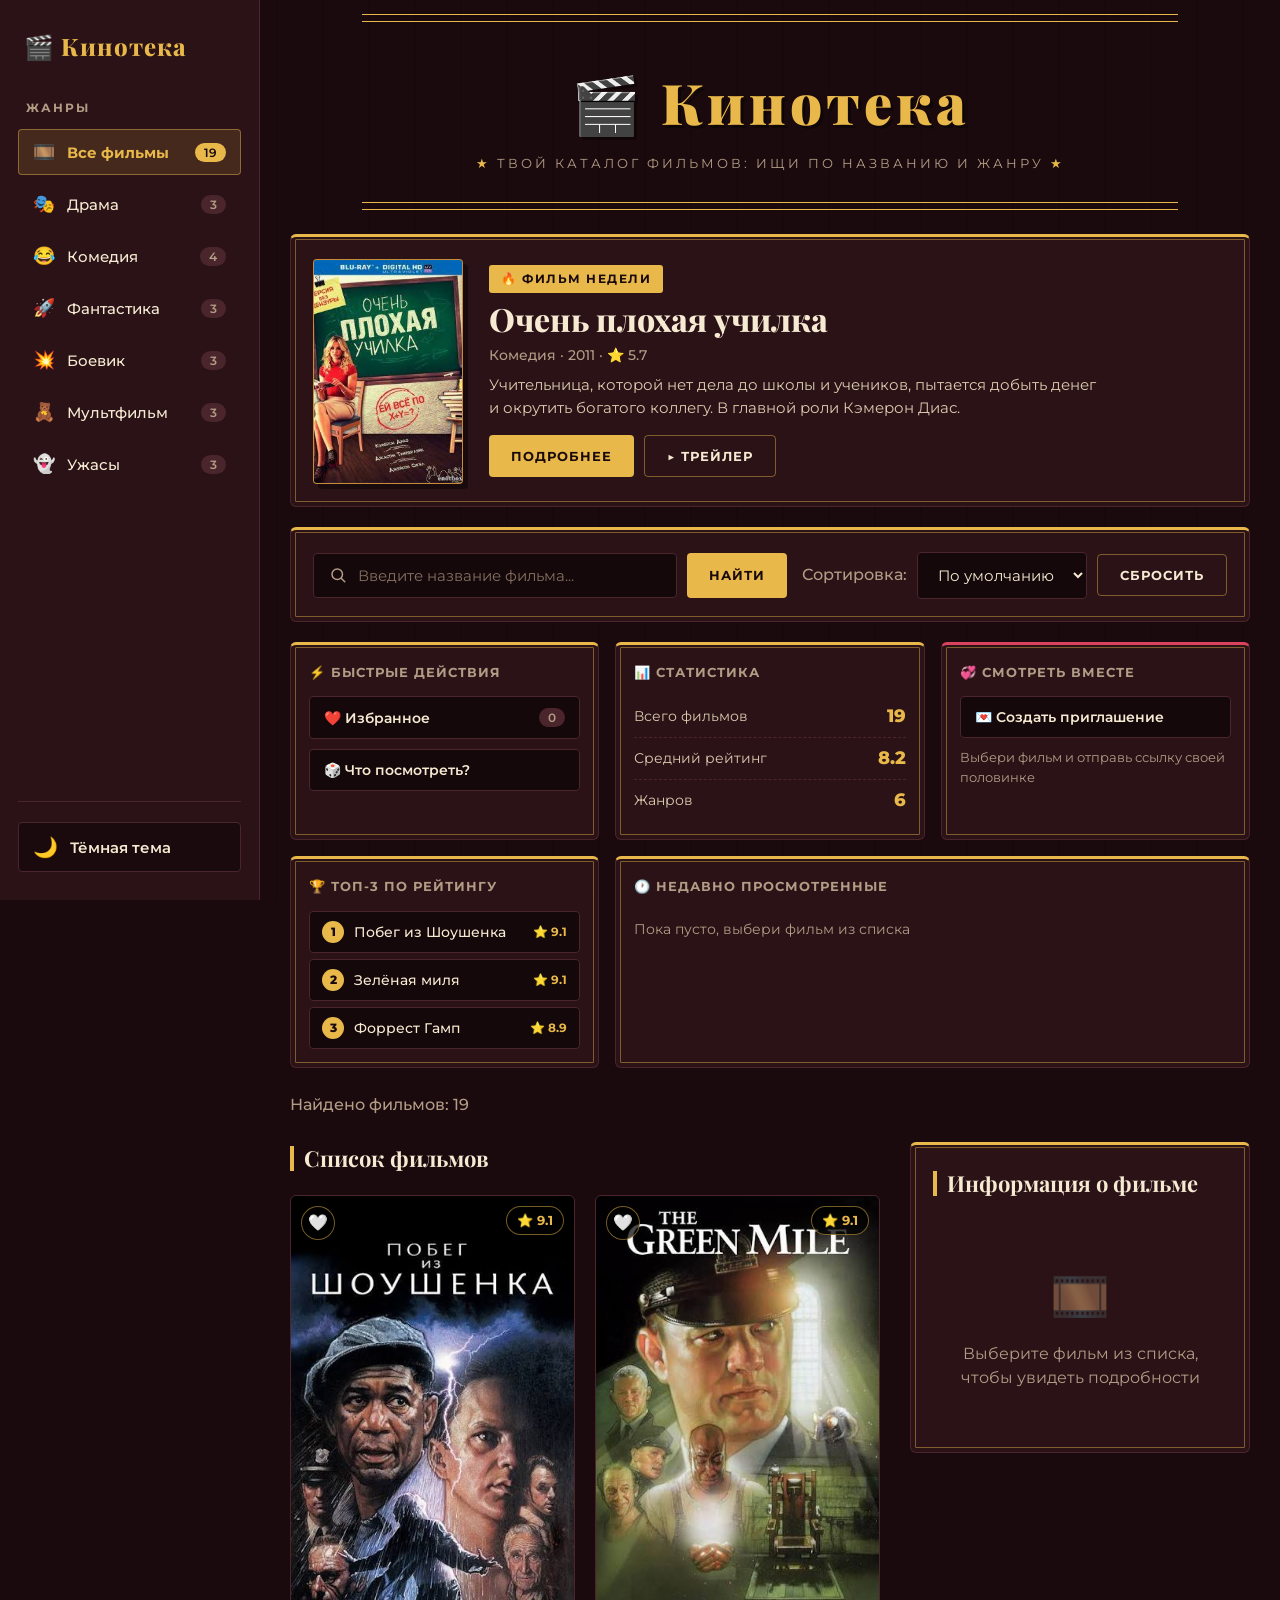
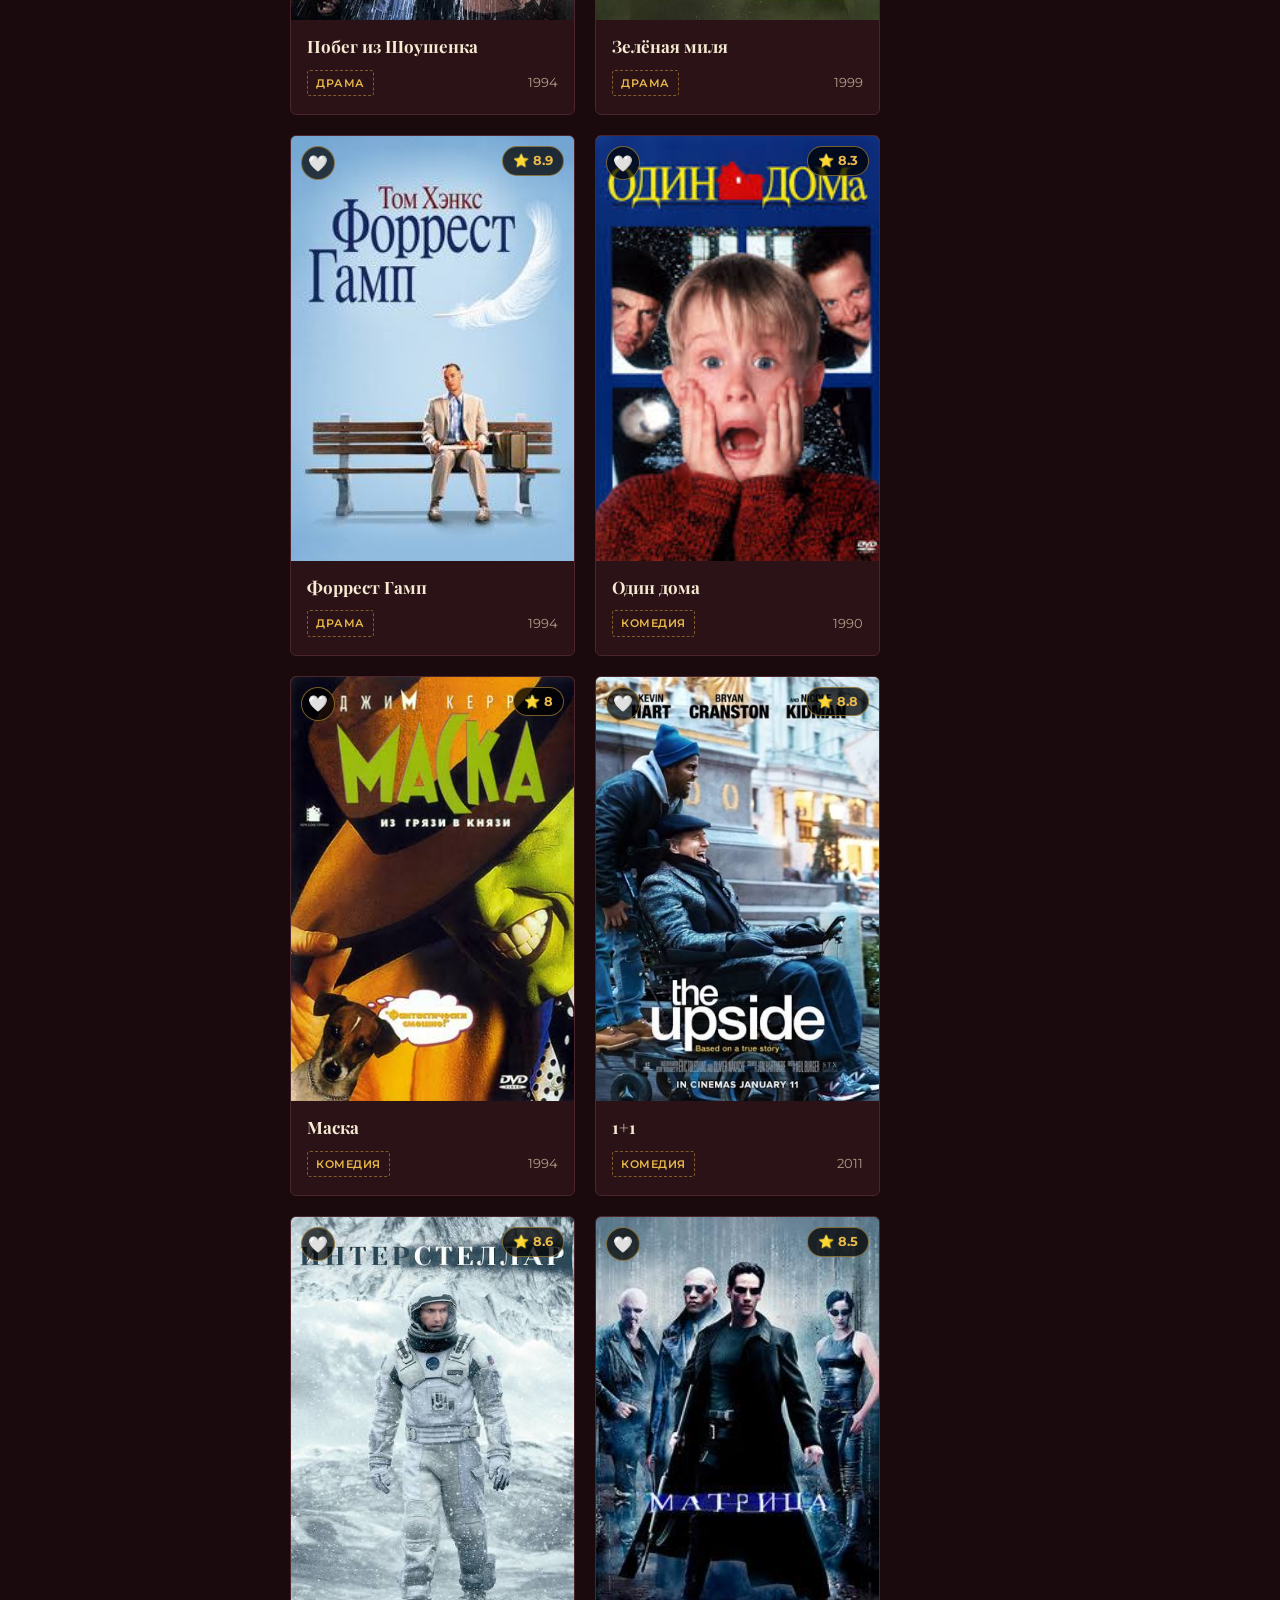
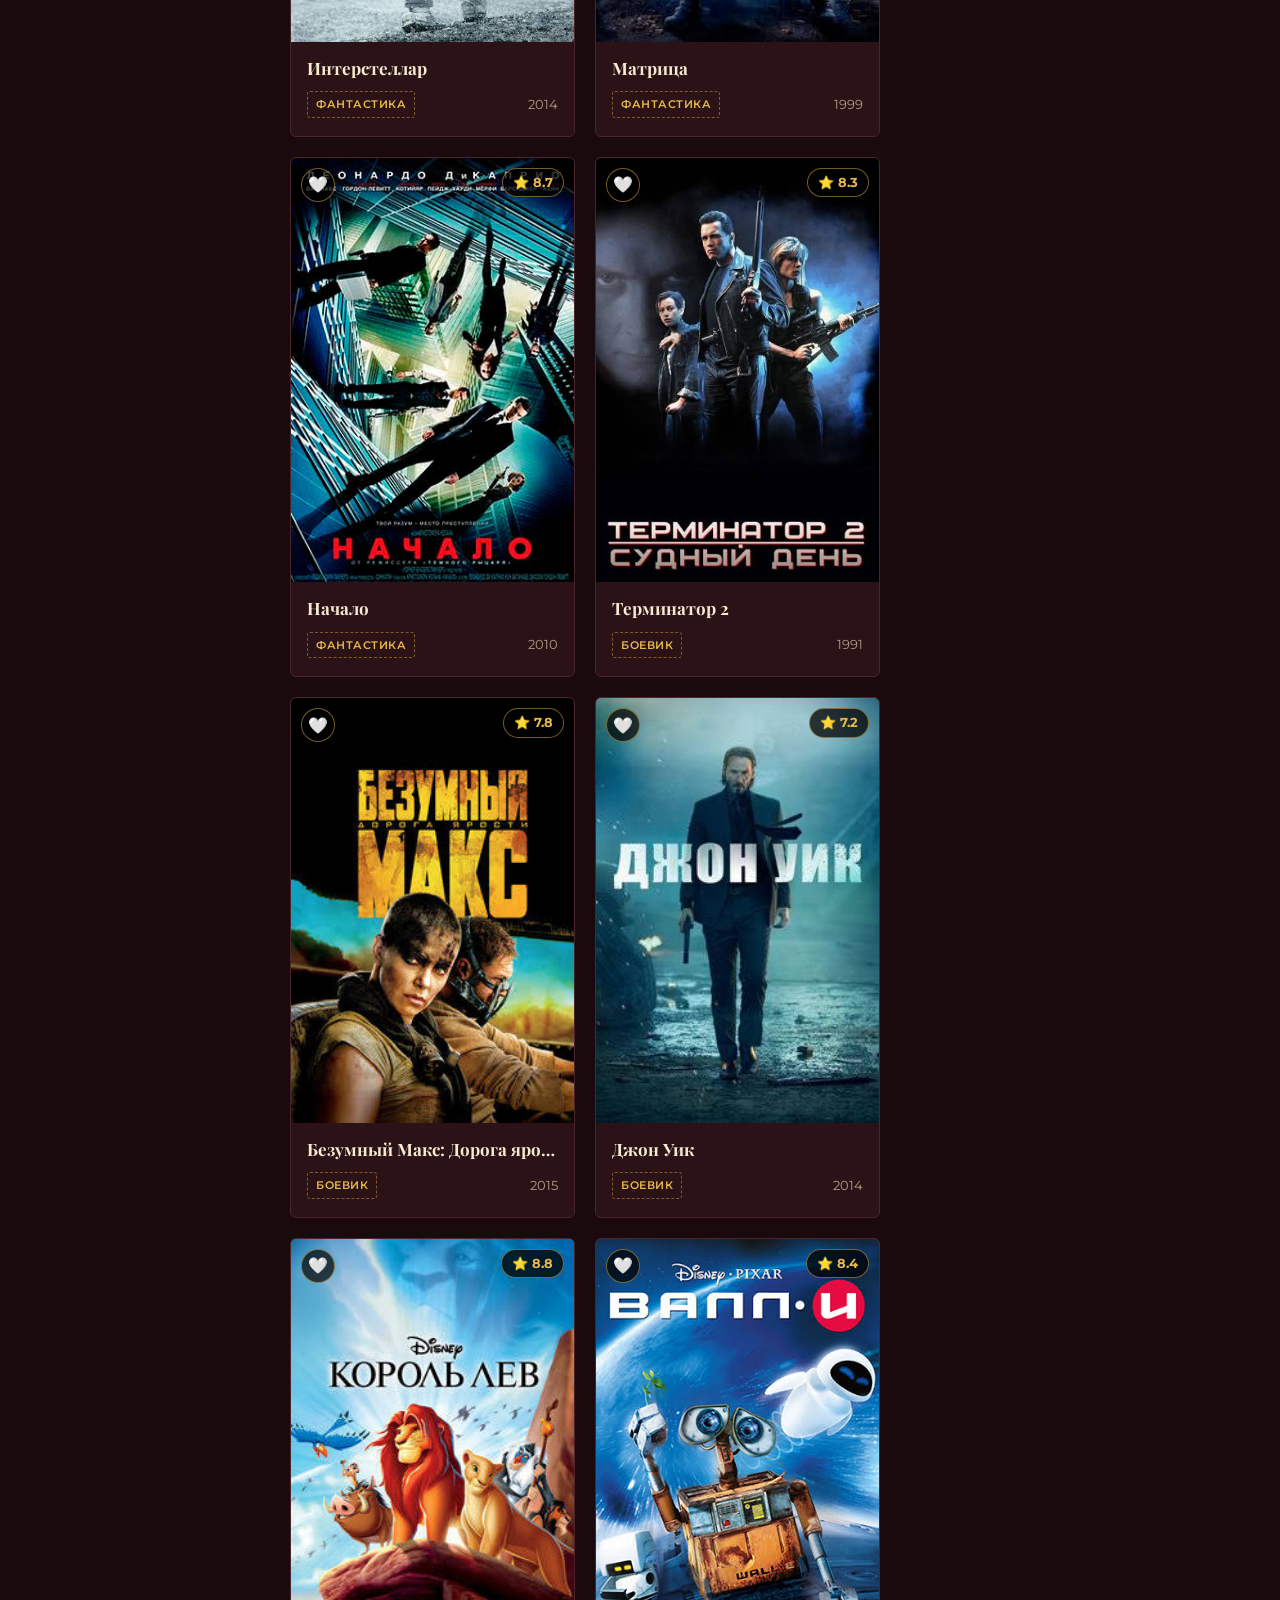
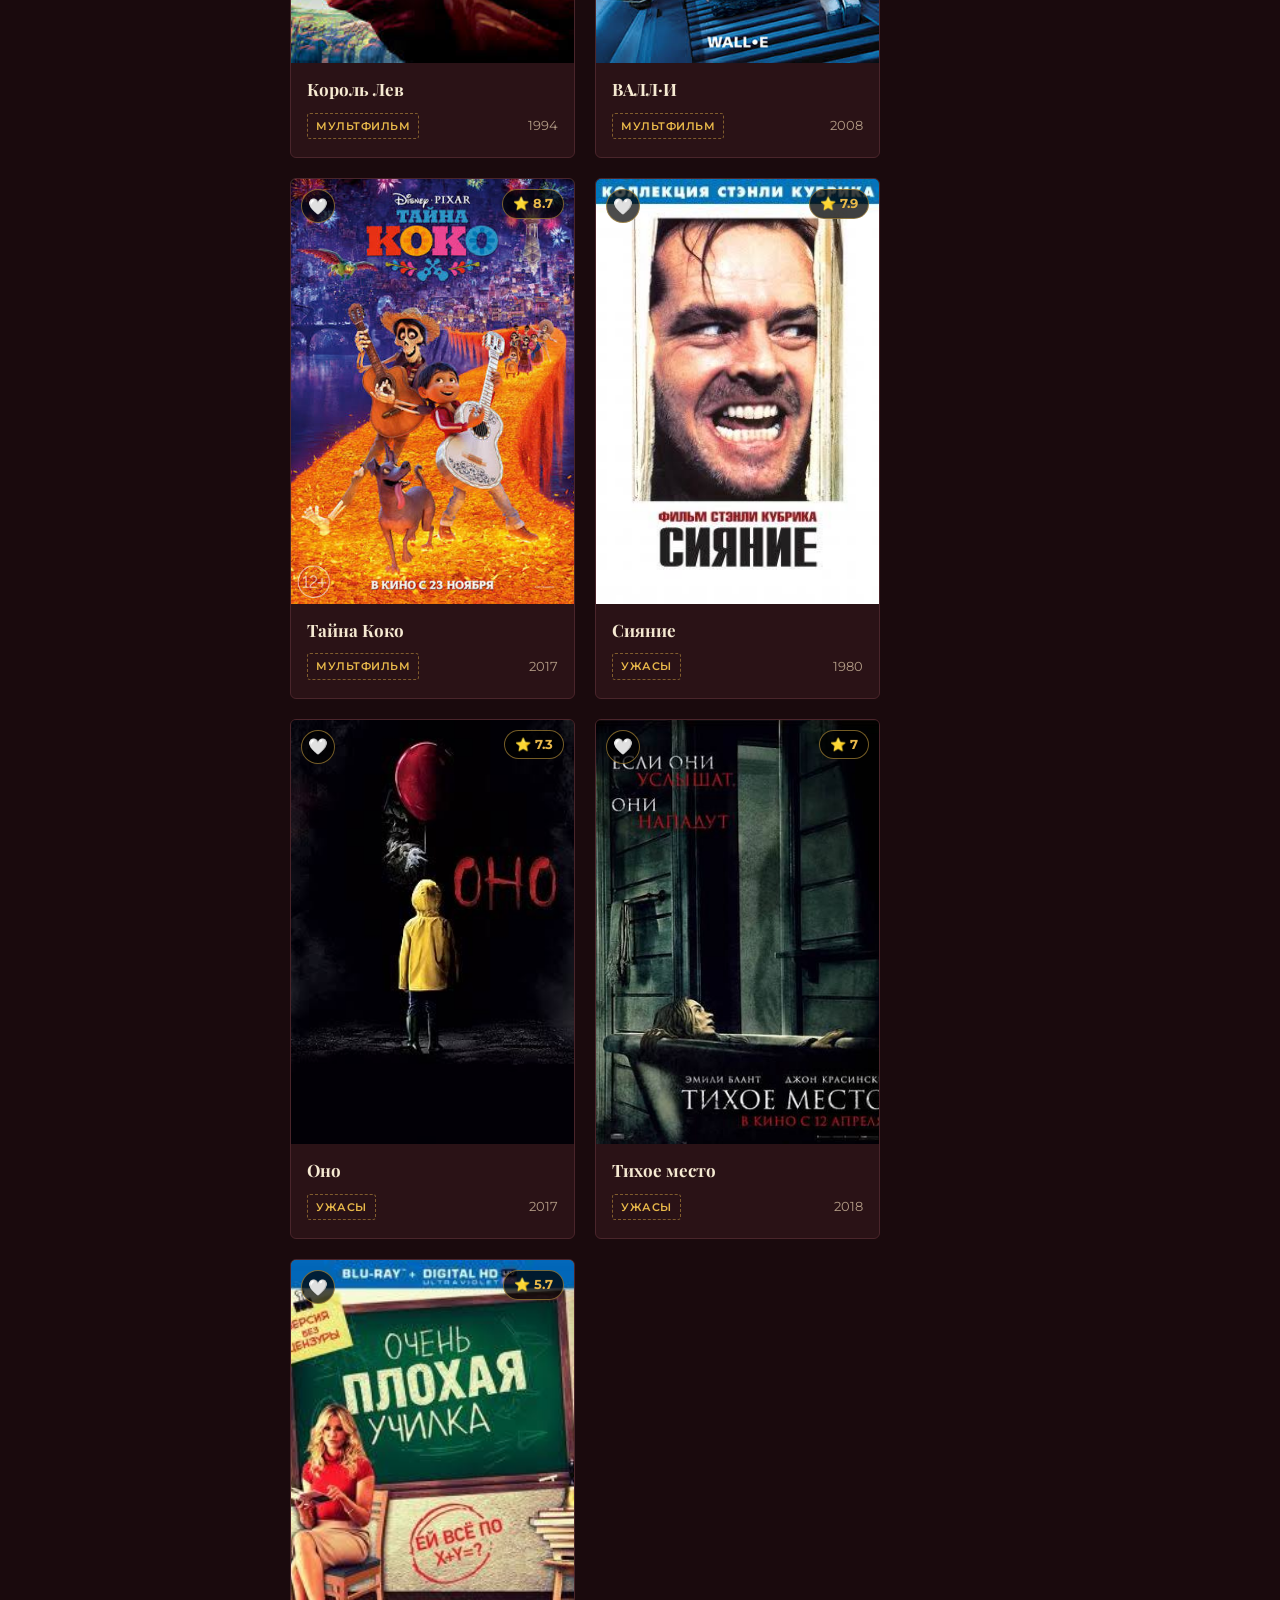
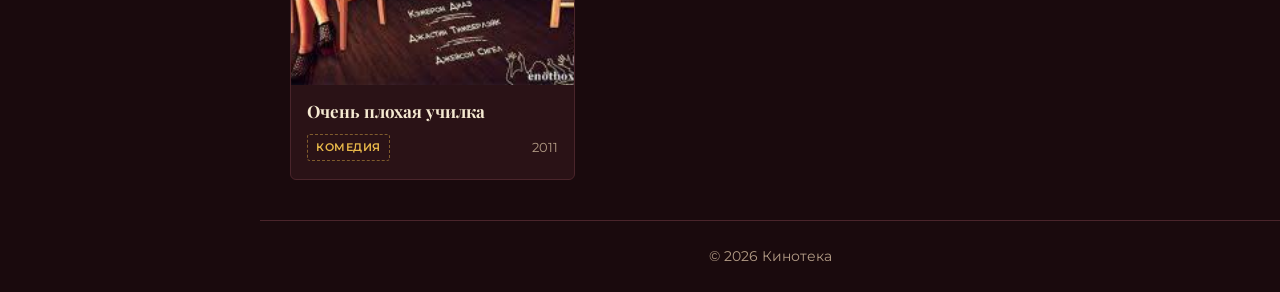
<file: index.html>
<!DOCTYPE html>
<html lang="ru">
<head>
    <meta charset="UTF-8">
    <meta name="viewport" content="width=device-width, initial-scale=1.0">
    <title>Кинотека — каталог фильмов</title>
    <link rel="stylesheet" href="PW.css">
</head>
<body>
    <div class="overlay" id="overlay"></div>
    <aside class="sidebar" id="sidebar">
        <div class="sidebar__top">
            <div class="sidebar__logo">🎬 Кинотека</div>
            <button type="button" class="sidebar__close" id="sidebarClose" title="Закрыть меню">✕</button>
        </div>
        <nav class="sidebar__nav">
            <p class="sidebar__heading">Жанры</p>
            <ul class="genre-list" id="genreList">
                <li>
                    <button type="button" class="genre-btn genre-btn--active" data-filter="all">
                        <span class="genre-btn__icon">🎞️</span> Все фильмы
                        <span class="genre-btn__count">0</span>
                    </button>
                </li>
                <li>
                    <button type="button" class="genre-btn" data-filter="Драма">
                        <span class="genre-btn__icon">🎭</span> Драма
                        <span class="genre-btn__count">0</span>
                    </button>
                </li>
                <li>
                    <button type="button" class="genre-btn" data-filter="Комедия">
                        <span class="genre-btn__icon">😂</span> Комедия
                        <span class="genre-btn__count">0</span>
                    </button>
                </li>
                <li>
                    <button type="button" class="genre-btn" data-filter="Фантастика">
                        <span class="genre-btn__icon">🚀</span> Фантастика
                        <span class="genre-btn__count">0</span>
                    </button>
                </li>
                <li>
                    <button type="button" class="genre-btn" data-filter="Боевик">
                        <span class="genre-btn__icon">💥</span> Боевик
                        <span class="genre-btn__count">0</span>
                    </button>
                </li>
                <li>
                    <button type="button" class="genre-btn" data-filter="Мультфильм">
                        <span class="genre-btn__icon">🧸</span> Мультфильм
                        <span class="genre-btn__count">0</span>
                    </button>
                </li>
                <li>
                    <button type="button" class="genre-btn" data-filter="Ужасы">
                        <span class="genre-btn__icon">👻</span> Ужасы
                        <span class="genre-btn__count">0</span>
                    </button>
                </li>
            </ul>
        </nav>
        <div class="sidebar__footer">
            <button type="button" class="theme-toggle" id="themeToggle">
                <span class="theme-toggle__icon" id="themeIcon">🌙</span>
                <span class="theme-toggle__text" id="themeText">Тёмная тема</span>
            </button>
        </div>
    </aside>
    <div class="page">
        <header class="header">
            <button type="button" class="burger" id="burgerBtn" title="Открыть меню">☰</button>
            <h1 class="header__title">🎬 Кинотека</h1>
            <p class="header__subtitle">Твой каталог фильмов: ищи по названию и жанру</p>
        </header>
        <main class="container">
            <div class="duo-banner hidden" id="duoBanner">
                <span class="duo-banner__icon">💞</span>
                <p class="duo-banner__text" id="duoBannerText">Тебя пригласили на совместный просмотр</p>
                <button type="button" class="duo-banner__close" id="duoBannerClose" title="Закрыть">✕</button>
            </div>
        <section class="week">
            <div class="week__poster" id="weekPoster"></div>
            <div class="week__info">
                <span class="week__badge">🔥 Фильм недели</span>
                <h2 class="week__title" id="weekTitle"></h2>
                <p class="week__meta" id="weekMeta"></p>
                <p class="week__text" id="weekText"></p>
                <div class="week__buttons">
                    <button type="button" class="btn" id="weekDetailsBtn">Подробнее</button>
                    <button type="button" class="btn btn--secondary" id="weekTrailerBtn">▶ Трейлер</button>
                </div>
            </div>
        </section>
            <section class="controls">
                <form class="controls__form" id="searchForm">
                    <input
                        type="text"
                        id="searchInput"
                        class="controls__input"
                        placeholder="Введите название фильма..."
                    >
                    <button type="submit" class="btn" id="searchBtn">Найти</button>
                </form>
                <div class="controls__filter">
                    <label for="sortSelect" class="controls__label">Сортировка:</label>
                    <select id="sortSelect" class="controls__select">
                        <option value="default">По умолчанию</option>
                        <option value="rating">По рейтингу</option>
                        <option value="year">По году</option>
                        <option value="title">По названию</option>
                    </select>
                    <button type="button" class="btn btn--secondary" id="resetBtn">Сбросить</button>
                </div>
            </section>
            <section class="widgets">
                <div class="widget">
                    <h3 class="widget__title">⚡ Быстрые действия</h3>
                    <button type="button" class="widget-btn" id="favFilterBtn">
                        <span>❤️ Избранное</span>
                        <span class="widget-btn__count" id="favCount">0</span>
                    </button>
                    <button type="button" class="widget-btn" id="randomBtn">
                        <span>🎲 Что посмотреть?</span>
                    </button>
                </div>
                <div class="widget">
                    <h3 class="widget__title">📊 Статистика</h3>
                    <ul class="stats">
                        <li class="stats__row">
                            <span>Всего фильмов</span>
                            <b class="stats__value" id="statTotal">0</b>
                        </li>
                        <li class="stats__row">
                            <span>Средний рейтинг</span>
                            <b class="stats__value" id="statRating">0</b>
                        </li>
                        <li class="stats__row">
                            <span>Жанров</span>
                            <b class="stats__value" id="statGenres">0</b>
                        </li>
                    </ul>
                </div>
                <div class="widget widget--duo">
                    <h3 class="widget__title">💞 Смотреть вместе</h3>
                    <button type="button" class="widget-btn widget-btn--duo" id="inviteBtn">
                        <span>💌 Создать приглашение</span>
                    </button>
                    <div class="invite hidden" id="inviteBox">
                        <input type="text" class="invite__link" id="inviteLink" readonly>
                        <button type="button" class="invite__copy" id="copyBtn">Копировать</button>
                    </div>
                    <p class="invite__status" id="inviteStatus">Выбери фильм и отправь ссылку своей половинке</p>
                </div>
                <div class="widget">
                    <h3 class="widget__title">🏆 Топ-3 по рейтингу</h3>
                    <ol class="mini-list mini-list--top" id="topList">
                        <li class="mini-list__empty">Появится после загрузки</li>
                    </ol>
                </div>
                <div class="widget widget--wide">
                    <h3 class="widget__title">🕐 Недавно просмотренные</h3>
                    <ul class="mini-list mini-list--row" id="recentList">
                        <li class="mini-list__empty">Пока пусто, выбери фильм из списка</li>
                    </ul>
                </div>
            </section>
            <p class="counter" id="counter">Найдено фильмов: 0</p>
            <div class="content">
                <section class="movies">
                    <h2 class="section-title">Список фильмов</h2>
                    <ul class="movies__list" id="moviesList"></ul>
                    <p class="movies__empty" id="emptyMessage">Фильмы не найдены 😔</p>
                </section>
                <aside class="details" id="details">
                    <h2 class="section-title">Информация о фильме</h2>
                    <div class="details__content" id="detailsContent">
                        <p class="details__placeholder">Выберите фильм из списка, чтобы увидеть подробности</p>
                    </div>
                </aside>

            </div>
        </main>
        <footer class="footer">
            <p>© 2026 Кинотека</p>
        </footer>
    </div>
    <div class="modal hidden" id="trailerModal">
        <div class="modal__window">
            <div class="modal__head">
                <h3 class="modal__title" id="trailerTitle">Трейлер</h3>
                <button type="button" class="modal__close" id="trailerClose" title="Закрыть">✕</button>
            </div>
            <div class="modal__player" id="trailerPlayer"></div>
        </div>
    </div>
    <script src="PW.js"></script>
</body>
</html>
</file>
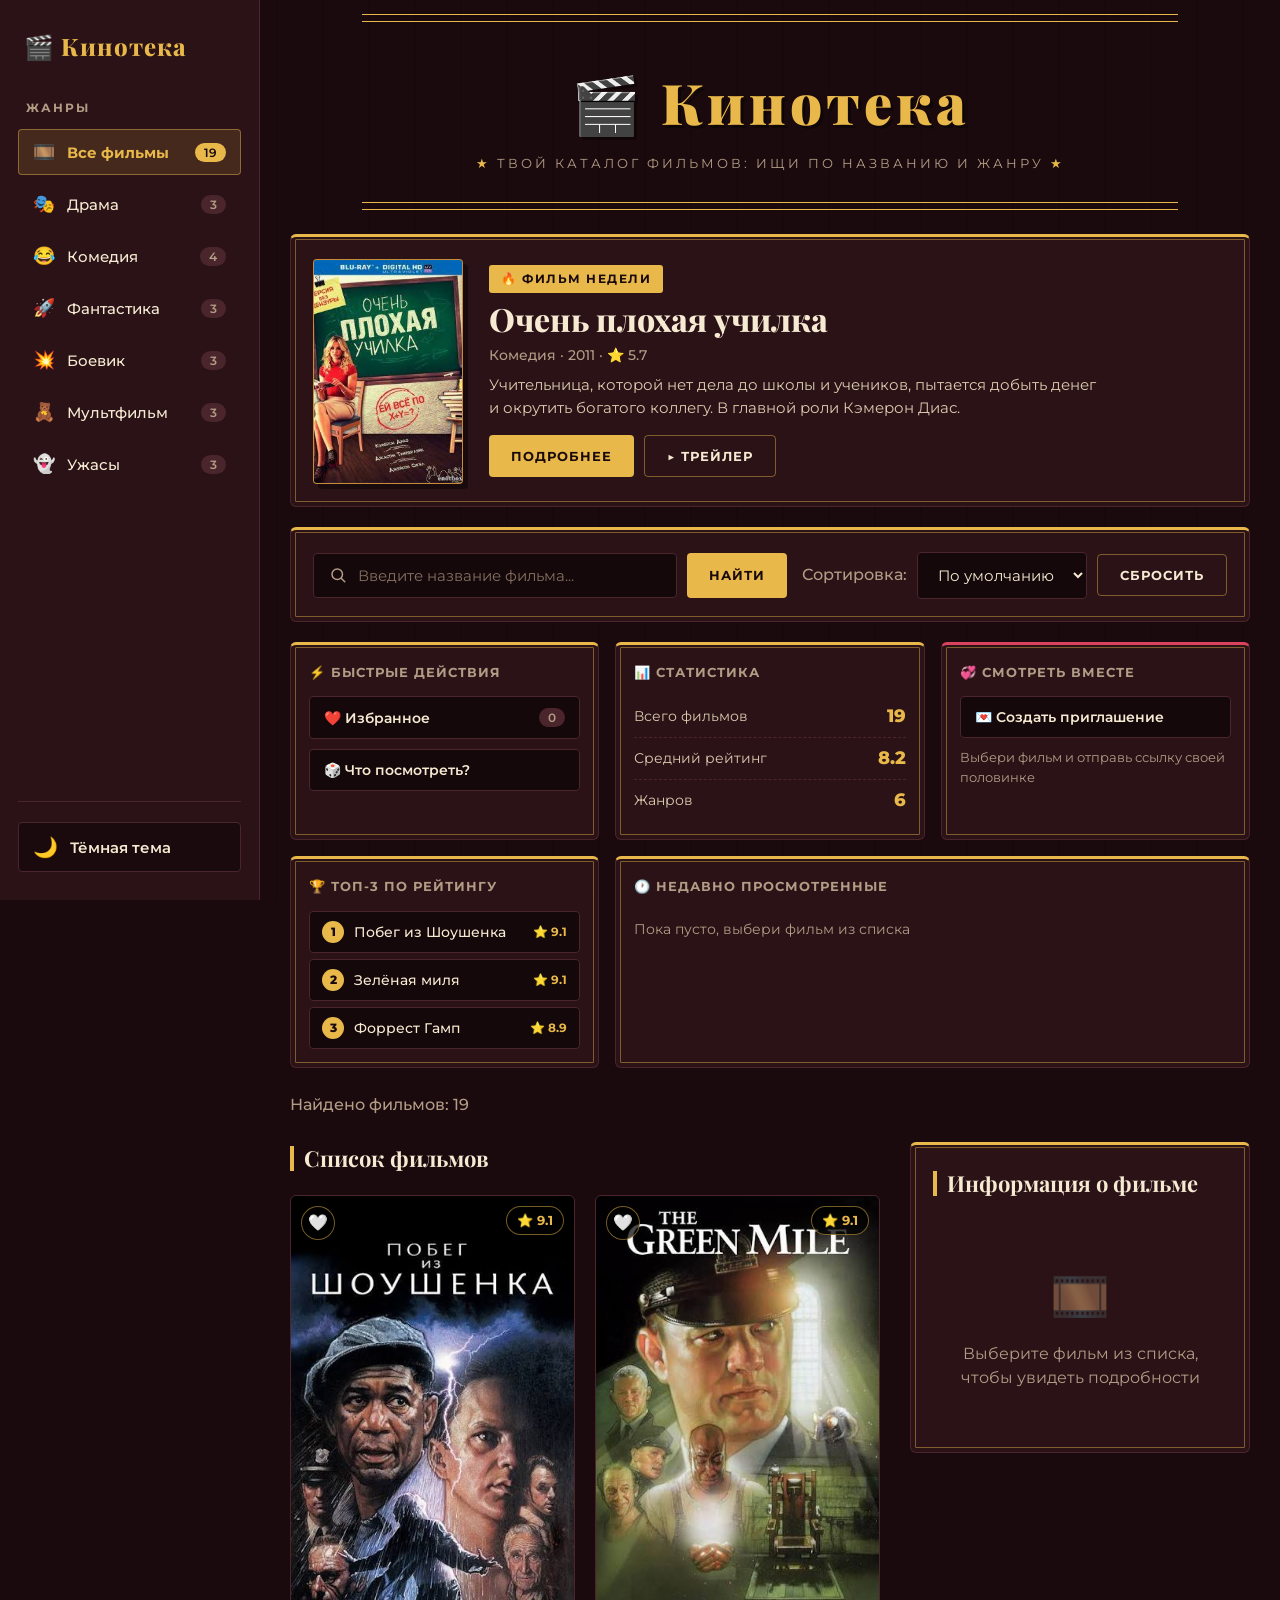
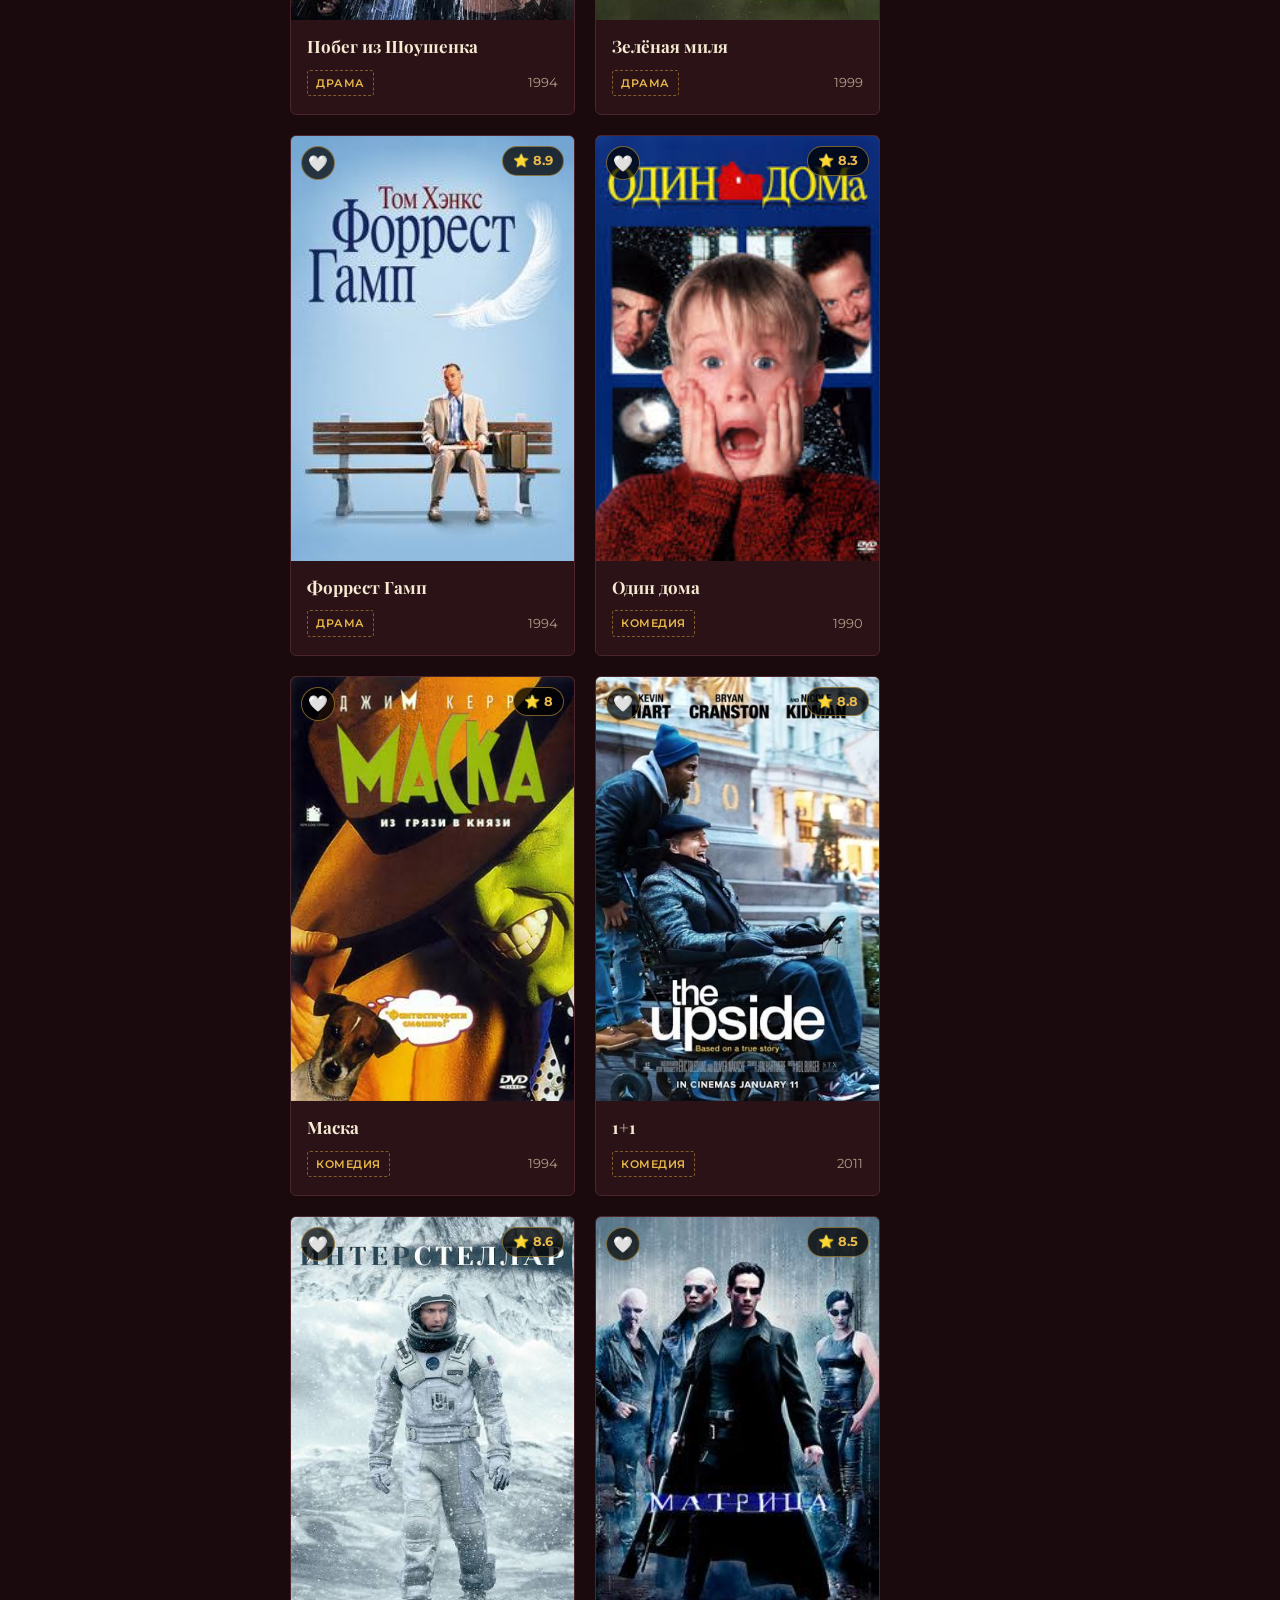
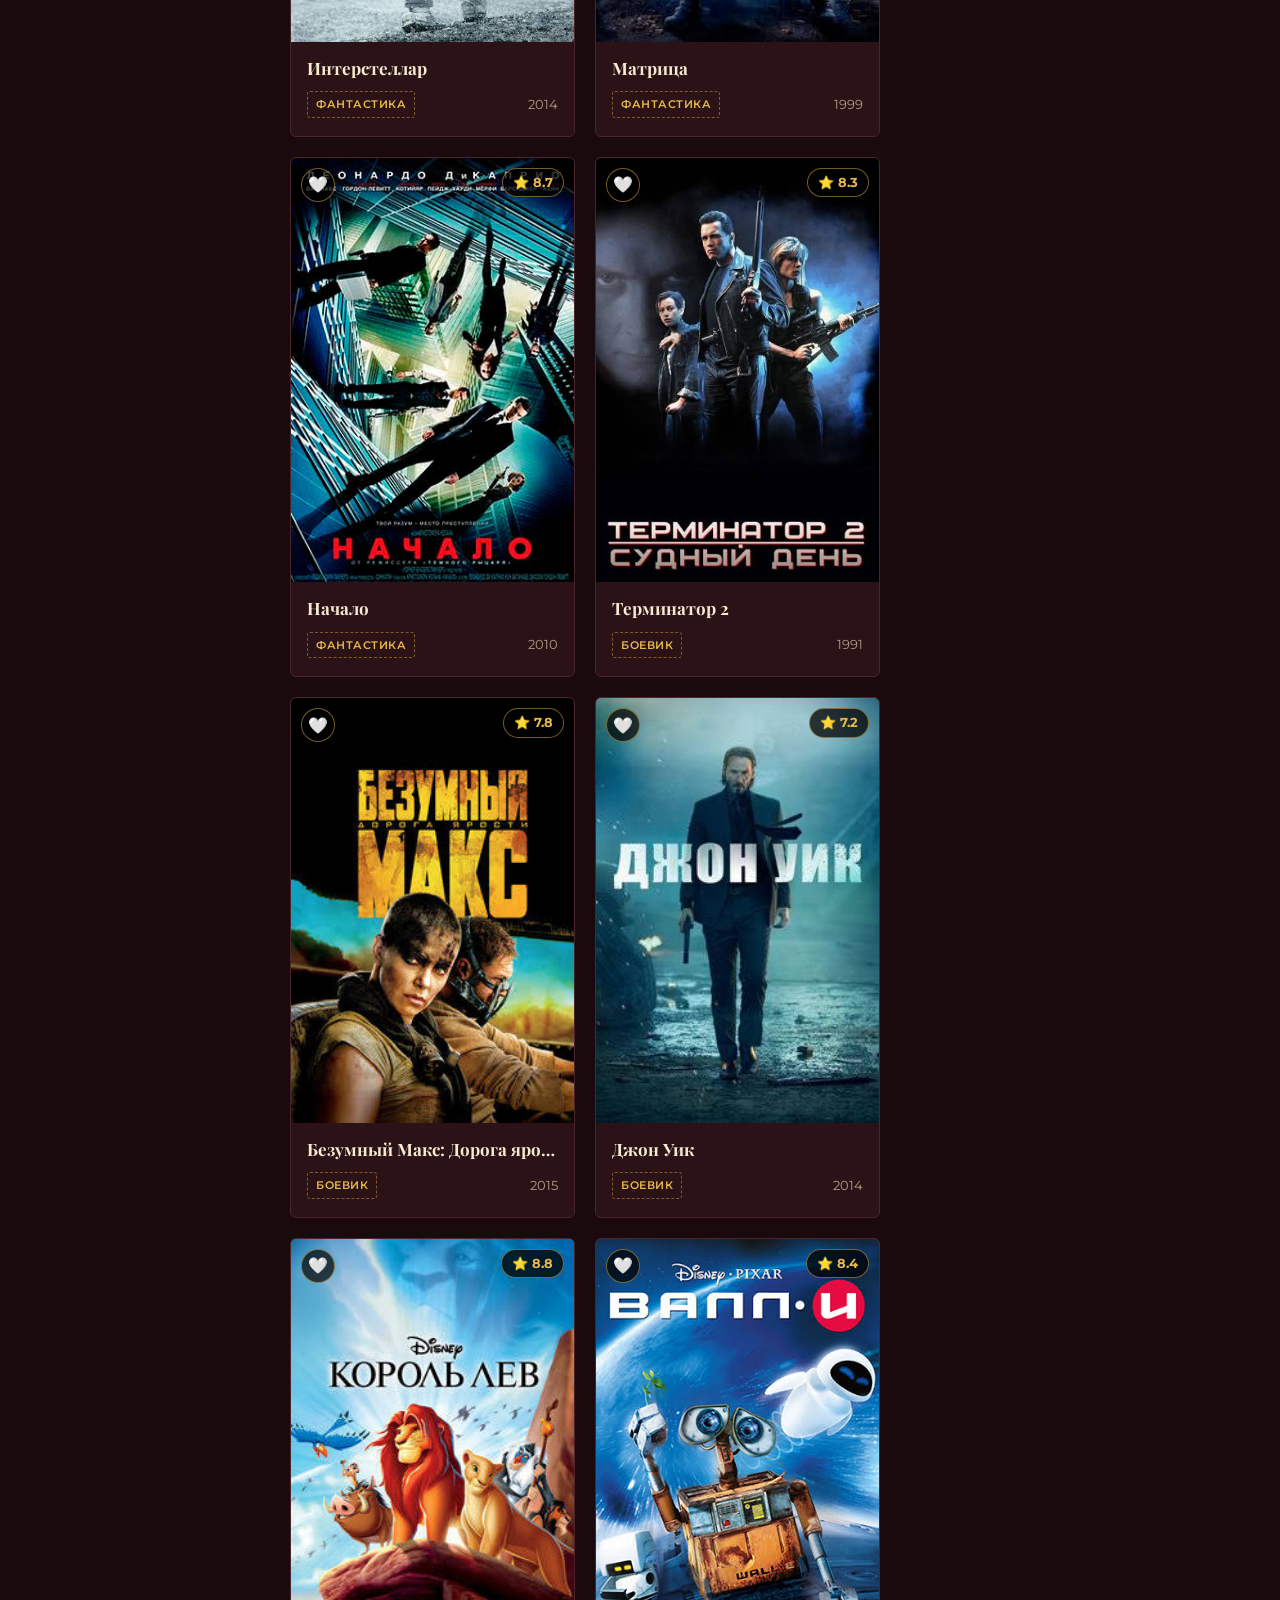
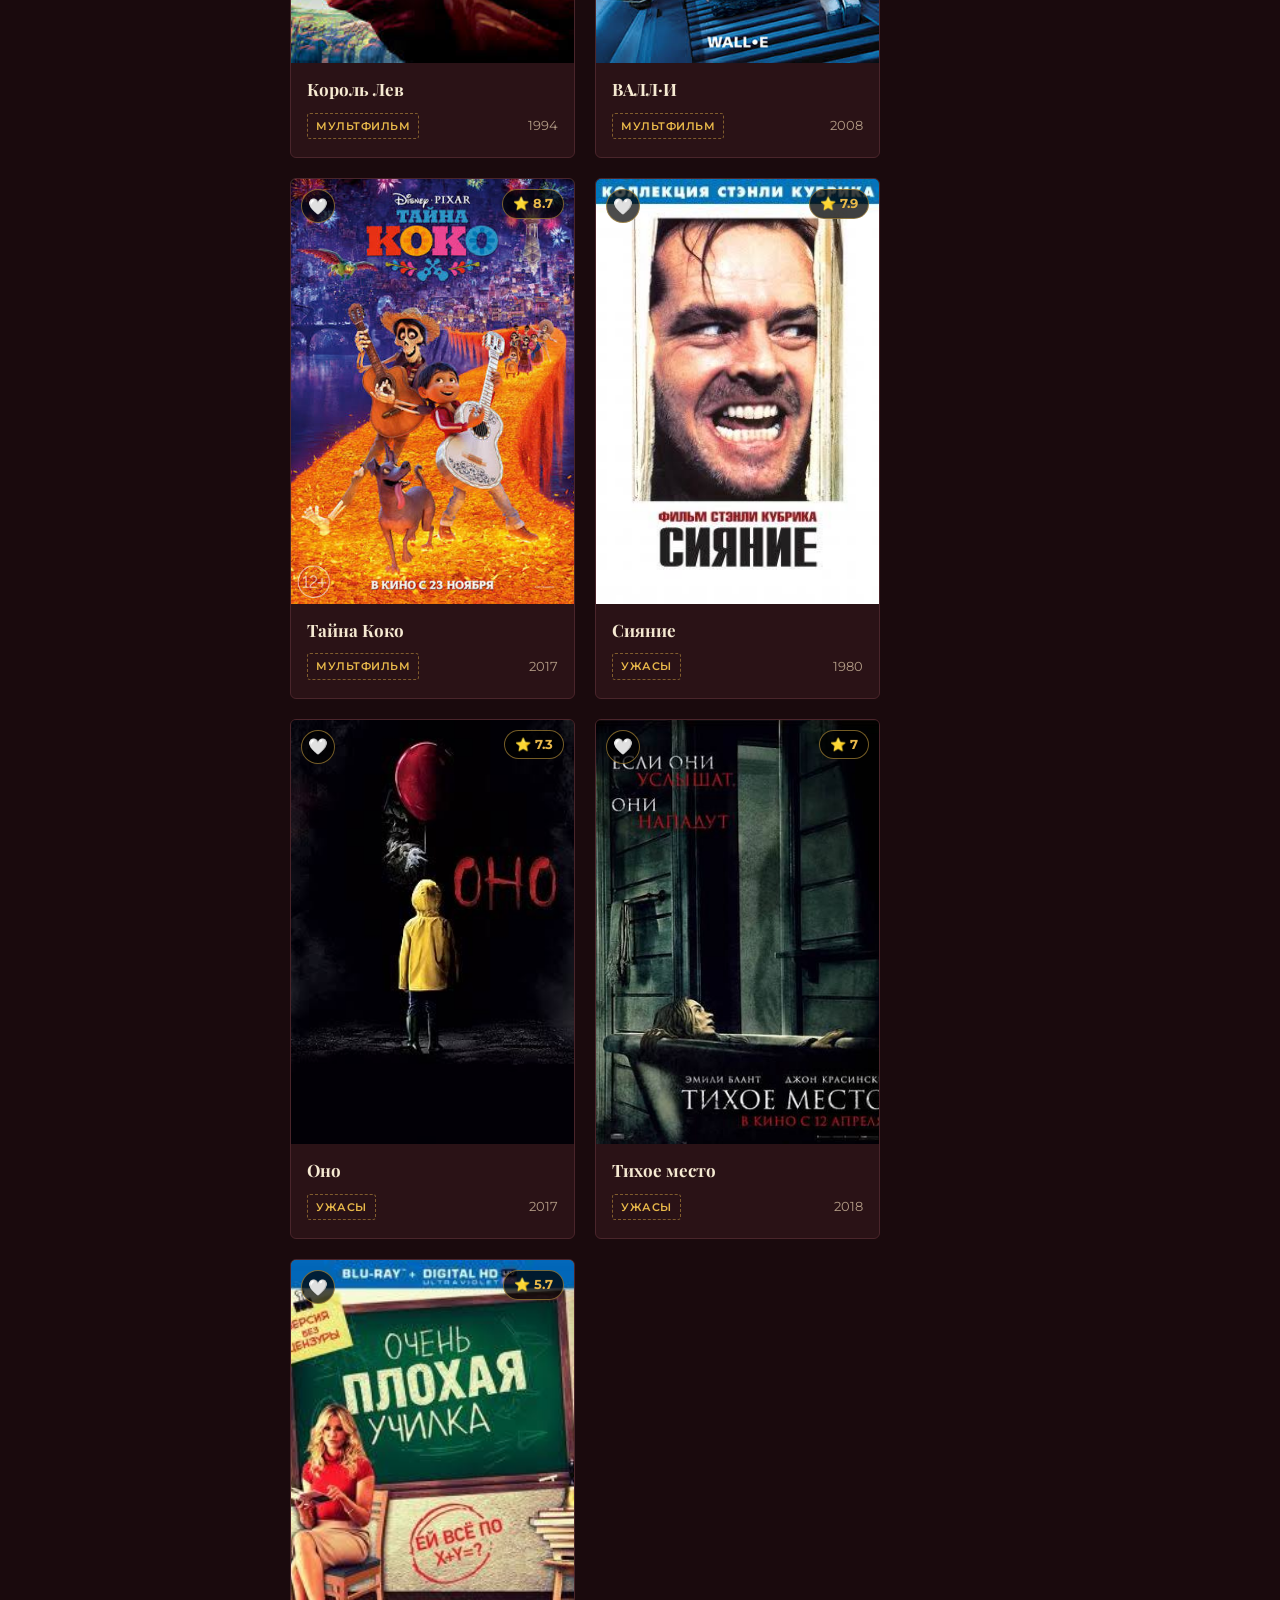
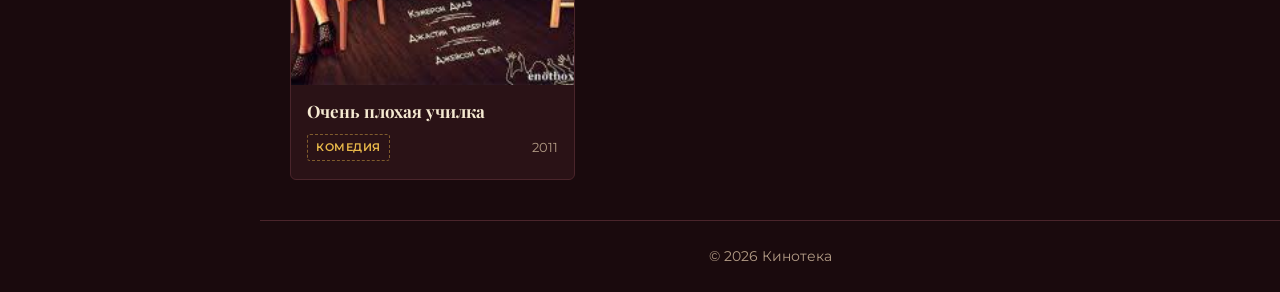
<file: PW.html>
<!DOCTYPE html>
<html lang="ru">
<head>
    <meta charset="UTF-8">
    <meta name="viewport" content="width=device-width, initial-scale=1.0">
    <title>Кинотека — каталог фильмов</title>
    <link rel="stylesheet" href="PW.css">
</head>
<body>
    <div class="overlay" id="overlay"></div>
    <aside class="sidebar" id="sidebar">
        <div class="sidebar__top">
            <div class="sidebar__logo">🎬 Кинотека</div>
            <button type="button" class="sidebar__close" id="sidebarClose" title="Закрыть меню">✕</button>
        </div>
        <nav class="sidebar__nav">
            <p class="sidebar__heading">Жанры</p>
            <ul class="genre-list" id="genreList">
                <li>
                    <button type="button" class="genre-btn genre-btn--active" data-filter="all">
                        <span class="genre-btn__icon">🎞️</span> Все фильмы
                        <span class="genre-btn__count">0</span>
                    </button>
                </li>
                <li>
                    <button type="button" class="genre-btn" data-filter="Драма">
                        <span class="genre-btn__icon">🎭</span> Драма
                        <span class="genre-btn__count">0</span>
                    </button>
                </li>
                <li>
                    <button type="button" class="genre-btn" data-filter="Комедия">
                        <span class="genre-btn__icon">😂</span> Комедия
                        <span class="genre-btn__count">0</span>
                    </button>
                </li>
                <li>
                    <button type="button" class="genre-btn" data-filter="Фантастика">
                        <span class="genre-btn__icon">🚀</span> Фантастика
                        <span class="genre-btn__count">0</span>
                    </button>
                </li>
                <li>
                    <button type="button" class="genre-btn" data-filter="Боевик">
                        <span class="genre-btn__icon">💥</span> Боевик
                        <span class="genre-btn__count">0</span>
                    </button>
                </li>
                <li>
                    <button type="button" class="genre-btn" data-filter="Мультфильм">
                        <span class="genre-btn__icon">🧸</span> Мультфильм
                        <span class="genre-btn__count">0</span>
                    </button>
                </li>
                <li>
                    <button type="button" class="genre-btn" data-filter="Ужасы">
                        <span class="genre-btn__icon">👻</span> Ужасы
                        <span class="genre-btn__count">0</span>
                    </button>
                </li>
            </ul>
        </nav>
        <div class="sidebar__footer">
            <button type="button" class="theme-toggle" id="themeToggle">
                <span class="theme-toggle__icon" id="themeIcon">🌙</span>
                <span class="theme-toggle__text" id="themeText">Тёмная тема</span>
            </button>
        </div>
    </aside>
    <div class="page">
        <header class="header">
            <button type="button" class="burger" id="burgerBtn" title="Открыть меню">☰</button>
            <h1 class="header__title">🎬 Кинотека</h1>
            <p class="header__subtitle">Твой каталог фильмов: ищи по названию и жанру</p>
        </header>
        <main class="container">
            <div class="duo-banner hidden" id="duoBanner">
                <span class="duo-banner__icon">💞</span>
                <p class="duo-banner__text" id="duoBannerText">Тебя пригласили на совместный просмотр</p>
                <button type="button" class="duo-banner__close" id="duoBannerClose" title="Закрыть">✕</button>
            </div>
        <section class="week">
            <div class="week__poster" id="weekPoster"></div>
            <div class="week__info">
                <span class="week__badge">🔥 Фильм недели</span>
                <h2 class="week__title" id="weekTitle"></h2>
                <p class="week__meta" id="weekMeta"></p>
                <p class="week__text" id="weekText"></p>
                <div class="week__buttons">
                    <button type="button" class="btn" id="weekDetailsBtn">Подробнее</button>
                    <button type="button" class="btn btn--secondary" id="weekTrailerBtn">▶ Трейлер</button>
                </div>
            </div>
        </section>
            <section class="controls">
                <form class="controls__form" id="searchForm">
                    <input
                        type="text"
                        id="searchInput"
                        class="controls__input"
                        placeholder="Введите название фильма..."
                    >
                    <button type="submit" class="btn" id="searchBtn">Найти</button>
                </form>
                <div class="controls__filter">
                    <label for="sortSelect" class="controls__label">Сортировка:</label>
                    <select id="sortSelect" class="controls__select">
                        <option value="default">По умолчанию</option>
                        <option value="rating">По рейтингу</option>
                        <option value="year">По году</option>
                        <option value="title">По названию</option>
                    </select>
                    <button type="button" class="btn btn--secondary" id="resetBtn">Сбросить</button>
                </div>
            </section>
            <section class="widgets">
                <div class="widget">
                    <h3 class="widget__title">⚡ Быстрые действия</h3>
                    <button type="button" class="widget-btn" id="favFilterBtn">
                        <span>❤️ Избранное</span>
                        <span class="widget-btn__count" id="favCount">0</span>
                    </button>
                    <button type="button" class="widget-btn" id="randomBtn">
                        <span>🎲 Что посмотреть?</span>
                    </button>
                </div>
                <div class="widget">
                    <h3 class="widget__title">📊 Статистика</h3>
                    <ul class="stats">
                        <li class="stats__row">
                            <span>Всего фильмов</span>
                            <b class="stats__value" id="statTotal">0</b>
                        </li>
                        <li class="stats__row">
                            <span>Средний рейтинг</span>
                            <b class="stats__value" id="statRating">0</b>
                        </li>
                        <li class="stats__row">
                            <span>Жанров</span>
                            <b class="stats__value" id="statGenres">0</b>
                        </li>
                    </ul>
                </div>
                <div class="widget widget--duo">
                    <h3 class="widget__title">💞 Смотреть вместе</h3>
                    <button type="button" class="widget-btn widget-btn--duo" id="inviteBtn">
                        <span>💌 Создать приглашение</span>
                    </button>
                    <div class="invite hidden" id="inviteBox">
                        <input type="text" class="invite__link" id="inviteLink" readonly>
                        <button type="button" class="invite__copy" id="copyBtn">Копировать</button>
                    </div>
                    <p class="invite__status" id="inviteStatus">Выбери фильм и отправь ссылку своей половинке</p>
                </div>
                <div class="widget">
                    <h3 class="widget__title">🏆 Топ-3 по рейтингу</h3>
                    <ol class="mini-list mini-list--top" id="topList">
                        <li class="mini-list__empty">Появится после загрузки</li>
                    </ol>
                </div>
                <div class="widget widget--wide">
                    <h3 class="widget__title">🕐 Недавно просмотренные</h3>
                    <ul class="mini-list mini-list--row" id="recentList">
                        <li class="mini-list__empty">Пока пусто, выбери фильм из списка</li>
                    </ul>
                </div>
            </section>
            <p class="counter" id="counter">Найдено фильмов: 0</p>
            <div class="content">
                <section class="movies">
                    <h2 class="section-title">Список фильмов</h2>
                    <ul class="movies__list" id="moviesList"></ul>
                    <p class="movies__empty" id="emptyMessage">Фильмы не найдены 😔</p>
                </section>
                <aside class="details" id="details">
                    <h2 class="section-title">Информация о фильме</h2>
                    <div class="details__content" id="detailsContent">
                        <p class="details__placeholder">Выберите фильм из списка, чтобы увидеть подробности</p>
                    </div>
                </aside>

            </div>
        </main>
        <footer class="footer">
            <p>© 2026 Кинотека</p>
        </footer>
    </div>
    <div class="modal hidden" id="trailerModal">
        <div class="modal__window">
            <div class="modal__head">
                <h3 class="modal__title" id="trailerTitle">Трейлер</h3>
                <button type="button" class="modal__close" id="trailerClose" title="Закрыть">✕</button>
            </div>
            <div class="modal__player" id="trailerPlayer"></div>
        </div>
    </div>
    <script src="PW.js"></script>
</body>
</html>
</file>
<file: PW.css>
@import url("https://fonts.googleapis.com/css2?family=Montserrat:wght@400;500;600;700;800&family=Playfair+Display:wght@700;800;900&display=swap");
* {
    margin: 0;
    padding: 0;
    box-sizing: border-box;
}
:root {
    --bg: #1a0a0d;
    --bg-card: #2a1216;
    --bg-hover: #3a1a20;
    --input-bg: #14080a;
    --accent: #e8b84a;
    --accent-dark: #c9982f;
    --accent-soft: rgba(232, 184, 74, 0.14);
    --accent-line: rgba(232, 184, 74, 0.45);
    --on-accent: #1a0a0d;
    --pink: #d9435e;
    --pink-soft: rgba(217, 67, 94, 0.14);
    --text: #f6ead2;
    --text-muted: #b39c86;
    --text-soft: #dccbb0;
    --border: #4a252b;
    --hard-shadow: rgba(0, 0, 0, 0.4);
    --radius: 6px;
    --sidebar-width: 260px;
}
body.light-theme {
    --bg: #f3e7cf;
    --bg-card: #fbf3df;
    --bg-hover: #f0e2c4;
    --input-bg: #fffaf0;
    --accent: #9c1c2b;
    --accent-dark: #7d1522;
    --accent-soft: rgba(156, 28, 43, 0.1);
    --accent-line: rgba(156, 28, 43, 0.4);
    --on-accent: #fbf3df;
    --pink: #b8323f;
    --pink-soft: rgba(184, 50, 63, 0.1);
    --text: #2b1418;
    --text-muted: #7a5f52;
    --text-soft: #4d3530;
    --border: #d9c6a0;
    --hard-shadow: rgba(90, 50, 20, 0.25);
}

html {
    scroll-behavior: smooth;
}
body {
    font-family: "Montserrat", "Segoe UI", Arial, sans-serif;
    background:
        repeating-linear-gradient(90deg, rgba(0, 0, 0, 0.14) 0 2px, transparent 2px 46px),
        var(--bg);
    background-attachment: fixed;
    color: var(--text);
    line-height: 1.5;
    min-height: 100vh;
    transition: background-color 0.4s, color 0.4s;
}
body.light-theme {
    background: var(--bg);
}
::selection {
    background: var(--accent);
    color: var(--on-accent);
}
::-webkit-scrollbar {
    width: 10px;
}
::-webkit-scrollbar-track {
    background: var(--bg);
}
::-webkit-scrollbar-thumb {
    background: var(--border);
    border-radius: 10px;
}
::-webkit-scrollbar-thumb:hover {
    background: var(--accent);
}
.header__title,
.sidebar__logo,
.section-title,
.week__title,
.details__title,
.modal__title,
.movie-card__title {
    font-family: "Playfair Display", Georgia, serif;
}
.sidebar,
.controls,
.widget,
.week,
.movie-card,
.details,
.controls__input,
.controls__select,
.genre-btn,
.theme-toggle,
.burger,
.footer {
    transition: background-color 0.4s, color 0.4s, border-color 0.4s, transform 0.3s, box-shadow 0.3s;
}
.sidebar {
    position: fixed;
    top: 0;
    left: 0;
    bottom: 0;
    width: var(--sidebar-width);
    background: var(--bg-card);
    border-right: 1px solid var(--border);
    display: flex;
    flex-direction: column;
    padding: 28px 18px;
    z-index: 100;
    overflow-y: auto;
}
.sidebar__top {
    display: flex;
    justify-content: space-between;
    align-items: center;
    margin-bottom: 35px;
    padding: 0 6px;
}
.sidebar__logo {
    font-size: 24px;
    font-weight: 800;
    letter-spacing: 1px;
    color: var(--accent);
}
.sidebar__close {
    display: none;
    background: none;
    border: none;
    color: var(--text-muted);
    font-size: 22px;
    cursor: pointer;
}
.sidebar__close:hover {
    color: var(--accent);
}
.sidebar__heading {
    font-size: 12px;
    font-weight: 700;
    text-transform: uppercase;
    letter-spacing: 2px;
    color: var(--text-muted);
    margin: 0 0 12px 8px;
}
.genre-list {
    list-style: none;
    display: flex;
    flex-direction: column;
    gap: 6px;
}
.genre-btn {
    width: 100%;
    display: flex;
    align-items: center;
    gap: 12px;
    padding: 11px 14px;
    background: transparent;
    border: 1px solid transparent;
    border-radius: 4px;
    color: var(--text);
    font-family: inherit;
    font-size: 15px;
    font-weight: 500;
    text-align: left;
    cursor: pointer;
}
.genre-btn:hover {
    background: var(--bg-hover);
    transform: translateX(4px);
}
.genre-btn--active {
    background: var(--accent-soft);
    border-color: var(--accent-line);
    color: var(--accent);
    font-weight: 700;
}
.genre-btn__icon {
    font-size: 18px;
}
.genre-btn__count {
    margin-left: auto;
    font-size: 12px;
    font-weight: 600;
    padding: 2px 9px;
    border-radius: 20px;
    background: var(--border);
    color: var(--text-muted);
}
.genre-btn--active .genre-btn__count {
    background: var(--accent);
    color: var(--on-accent);
}
.sidebar__footer {
    margin-top: auto;
    padding-top: 20px;
    border-top: 1px solid var(--border);
}
.theme-toggle {
    width: 100%;
    display: flex;
    align-items: center;
    gap: 12px;
    padding: 12px 14px;
    border: 1px solid var(--border);
    border-radius: 4px;
    background: var(--bg);
    color: var(--text);
    font-family: inherit;
    font-size: 15px;
    font-weight: 600;
    cursor: pointer;
}
.theme-toggle:hover {
    border-color: var(--accent);
}
.theme-toggle__icon {
    font-size: 20px;
    transition: transform 0.5s;
}
.theme-toggle:hover .theme-toggle__icon {
    transform: rotate(30deg) scale(1.15);
}
.overlay {
    position: fixed;
    inset: 0;
    background: rgba(0, 0, 0, 0.6);
    opacity: 0;
    visibility: hidden;
    transition: opacity 0.3s, visibility 0.3s;
    z-index: 90;
}
.overlay--visible {
    opacity: 1;
    visibility: visible;
}
.page {
    margin-left: var(--sidebar-width);
    min-width: 0;
    min-height: 100vh;
    display: flex;
    flex-direction: column;
    overflow-x: hidden;
}
.header {
    position: relative;
    text-align: center;
    padding: 60px 20px 50px;
}
.header::before,
.header::after {
    content: "";
    position: absolute;
    left: 10%;
    width: 80%;
    height: 6px;
    border-top: 1px solid var(--accent);
    border-bottom: 1px solid var(--accent);
}
.header::before {
    top: 14px;
}
.header::after {
    bottom: 14px;
}
.header__title {
    font-size: 56px;
    font-weight: 900;
    letter-spacing: 4px;
    color: var(--accent);
    text-shadow: 3px 3px 0 var(--hard-shadow);
    animation: fadeDown 0.8s ease;
}
.header__subtitle {
    color: var(--text-muted);
    margin-top: 10px;
    font-size: 13px;
    text-transform: uppercase;
    letter-spacing: 3px;
    animation: fadeDown 0.8s ease 0.15s both;
}
.header__subtitle::before,
.header__subtitle::after {
    content: " ★ ";
    color: var(--accent);
}
.burger {
    display: none;
    position: absolute;
    top: 30px;
    left: 20px;
    width: 46px;
    height: 46px;
    align-items: center;
    justify-content: center;
    border-radius: 4px;
    border: 1px solid var(--accent-line);
    background: var(--bg-card);
    color: var(--text);
    font-size: 22px;
    cursor: pointer;
    z-index: 2;
}
.burger:hover {
    border-color: var(--accent);
    color: var(--accent);
}
.container {
    width: 100%;
    max-width: 1240px;
    margin: 0 auto;
    padding: 10px 30px 40px;
    flex: 1;
}
.controls,
.widget,
.details,
.week {
    background: var(--bg-card);
    border: 1px solid var(--border);
    border-top: 3px solid var(--accent);
    border-radius: var(--radius);
    outline: 1px solid var(--accent-line);
    outline-offset: -6px;
}
.duo-banner {
    display: flex;
    align-items: center;
    gap: 12px;
    padding: 14px 18px;
    margin-bottom: 20px;
    background: var(--bg-card);
    border: 1px solid var(--pink);
    border-radius: var(--radius);
    animation: fadeDown 0.6s ease;
}
.duo-banner__icon {
    font-size: 26px;
}
.duo-banner__text {
    flex: 1;
    font-weight: 600;
}
.duo-banner__close {
    background: none;
    border: none;
    color: var(--text-muted);
    font-size: 18px;
    cursor: pointer;
}
.duo-banner__close:hover {
    color: var(--pink);
}
.week {
    display: flex;
    align-items: center;
    gap: 26px;
    padding: 22px;
    margin-bottom: 20px;
    animation: fadeUp 0.7s ease 0.1s both;
}
.week__poster {
    position: relative;
    flex-shrink: 0;
    width: 150px;
    aspect-ratio: 2 / 3;
    border: 1px solid var(--accent-line);
    border-radius: 4px;
    overflow: hidden;
    display: flex;
    align-items: center;
    justify-content: center;
    font-size: 56px;
    box-shadow: 5px 5px 0 var(--hard-shadow);
}
.week__info {
    display: flex;
    flex-direction: column;
    align-items: flex-start;
    gap: 8px;
    min-width: 0;
}
.week__badge {
    font-size: 12px;
    font-weight: 700;
    text-transform: uppercase;
    letter-spacing: 1.5px;
    padding: 5px 12px;
    border-radius: 3px;
    background: var(--accent);
    color: var(--on-accent);
}
.week__title {
    font-size: 32px;
    font-weight: 800;
    line-height: 1.15;
}
.week__meta {
    color: var(--text-muted);
    font-size: 14px;
    font-weight: 500;
}
.week__text {
    color: var(--text-soft);
    font-size: 15px;
    max-width: 620px;
}
.week__buttons {
    display: flex;
    flex-wrap: wrap;
    gap: 10px;
    margin-top: 8px;
}
.controls {
    display: flex;
    flex-wrap: wrap;
    gap: 15px;
    justify-content: space-between;
    align-items: center;
    padding: 22px;
    animation: fadeUp 0.7s ease 0.2s both;
}
.controls__form {
    display: flex;
    gap: 10px;
    flex: 1;
    min-width: 0;
}
.controls__input,
.controls__select {
    min-width: 0;
    background-color: var(--input-bg);
    color: var(--text);
    border: 1px solid var(--border);
    border-radius: 4px;
    padding: 12px 16px;
    font-size: 15px;
    font-family: inherit;
    outline: none;
}
.controls__input {
    flex: 1;
    padding-left: 44px;
    background-image: url("data:image/svg+xml,%3Csvg xmlns='http://www.w3.org/2000/svg' width='18' height='18' fill='none' stroke='%23b39c86' stroke-width='2' stroke-linecap='round' viewBox='0 0 24 24'%3E%3Ccircle cx='11' cy='11' r='7'/%3E%3Cline x1='21' y1='21' x2='16.65' y2='16.65'/%3E%3C/svg%3E");
    background-repeat: no-repeat;
    background-position: 15px center;
}

.controls__input::placeholder {
    color: var(--text-muted);
    opacity: 0.7;
}

.controls__input:focus,
.controls__select:focus {
    border-color: var(--accent);
}

.controls__filter {
    display: flex;
    align-items: center;
    gap: 10px;
}

.controls__label {
    color: var(--text-muted);
    font-weight: 500;
}

.controls__select {
    cursor: pointer;
}
.btn {
    background: var(--accent);
    color: var(--on-accent);
    border: none;
    border-radius: 4px;
    padding: 12px 22px;
    font-size: 13px;
    font-weight: 700;
    font-family: inherit;
    text-transform: uppercase;
    letter-spacing: 1px;
    white-space: nowrap;
    cursor: pointer;
    transition: transform 0.15s, background-color 0.25s;
}
.btn:hover {
    background: var(--accent-dark);
}
.btn:active {
    transform: scale(0.95);
}
.btn--secondary {
    background: transparent;
    color: var(--text);
    border: 1px solid var(--accent-line);
}
.btn--secondary:hover {
    background: var(--accent-soft);
}
.widgets {
    display: grid;
    grid-template-columns: repeat(3, 1fr);
    gap: 16px;
    margin-top: 20px;
    animation: fadeUp 0.7s ease 0.3s both;
}
.widget {
    min-width: 0;
    padding: 18px;
    display: flex;
    flex-direction: column;
    gap: 10px;
}
.widget--wide {
    grid-column: span 2;
}
.widget__title {
    font-size: 13px;
    font-weight: 700;
    text-transform: uppercase;
    letter-spacing: 1px;
    color: var(--text-muted);
    margin-bottom: 4px;
}
.widget-btn {
    display: flex;
    justify-content: space-between;
    align-items: center;
    width: 100%;
    padding: 11px 14px;
    background: var(--input-bg);
    border: 1px solid var(--border);
    border-radius: 4px;
    color: var(--text);
    font-family: inherit;
    font-size: 14px;
    font-weight: 600;
    cursor: pointer;
    transition: border-color 0.25s, background-color 0.25s, transform 0.15s;
}
.widget-btn:hover {
    border-color: var(--accent);
    background: var(--bg-hover);
}
.widget-btn:active {
    transform: scale(0.97);
}

.widget-btn--active {
    border-color: var(--pink);
    background: var(--pink-soft);
    color: var(--pink);
}
.widget-btn__count {
    font-size: 12px;
    padding: 2px 9px;
    border-radius: 20px;
    background: var(--border);
    color: var(--text-muted);
}

.widget-btn--active .widget-btn__count {
    background: var(--pink);
    color: #fff;
}
.stats {
    list-style: none;
}
.stats__row {
    display: flex;
    justify-content: space-between;
    align-items: center;
    padding: 7px 0;
    font-size: 14px;
    color: var(--text-soft);
    border-bottom: 1px dashed var(--border);
}
.stats__row:last-child {
    border-bottom: none;
}
.stats__value {
    font-size: 18px;
    font-weight: 800;
    color: var(--accent);
}

.widget--duo {
    border-top-color: var(--pink);
}

.widget-btn--duo:hover {
    border-color: var(--pink);
}

.invite {
    display: flex;
    gap: 8px;
}

.invite__link {
    flex: 1;
    min-width: 0;
    padding: 9px 12px;
    background: var(--input-bg);
    border: 1px dashed var(--pink);
    border-radius: 4px;
    color: var(--text-soft);
    font-family: inherit;
    font-size: 12px;
    outline: none;
}

.invite__copy {
    padding: 9px 14px;
    background: var(--pink);
    border: none;
    border-radius: 4px;
    color: #fff;
    font-family: inherit;
    font-size: 13px;
    font-weight: 700;
    cursor: pointer;
    transition: transform 0.15s, filter 0.25s;
}

.invite__copy:hover {
    filter: brightness(1.1);
}

.invite__copy:active {
    transform: scale(0.95);
}

.invite__status {
    font-size: 13px;
    color: var(--text-muted);
}
.mini-list {
    list-style: none;
    display: flex;
    flex-direction: column;
    gap: 6px;
    counter-reset: top;
}
.mini-list--row {
    flex-direction: row;
    flex-wrap: wrap;
}

.mini-list--row li {
    flex: 1;
    min-width: 150px;
}

.mini-list__empty {
    font-size: 14px;
    color: var(--text-muted);
    padding: 8px 0;
}
.mini-item {
    width: 100%;
    display: flex;
    align-items: center;
    gap: 10px;
    padding: 9px 12px;
    background: var(--input-bg);
    border: 1px solid var(--border);
    border-radius: 4px;
    color: var(--text);
    font-family: inherit;
    font-size: 14px;
    font-weight: 500;
    text-align: left;
    cursor: pointer;
    transition: border-color 0.25s, transform 0.2s;
}
.mini-item:hover {
    border-color: var(--accent);
    transform: translateX(3px);
}

.mini-list--top .mini-item::before {
    counter-increment: top;
    content: counter(top);
    flex-shrink: 0;
    width: 22px;
    height: 22px;
    display: flex;
    align-items: center;
    justify-content: center;
    border-radius: 50%;
    background: var(--accent);
    color: var(--on-accent);
    font-size: 12px;
    font-weight: 800;
}
.mini-item__title {
    flex: 1;
    min-width: 0;
    white-space: nowrap;
    overflow: hidden;
    text-overflow: ellipsis;
}
.mini-item__rating {
    font-size: 12px;
    font-weight: 700;
    color: var(--accent);
}
.counter {
    margin: 25px 0;
    color: var(--text-muted);
    font-weight: 500;
}
.content {
    display: grid;
    grid-template-columns: minmax(0, 1fr) 340px;
    gap: 30px;
    align-items: start;
}

.section-title {
    position: relative;
    font-size: 22px;
    font-weight: 700;
    margin-bottom: 20px;
    padding-left: 14px;
}

.section-title::before {
    content: "";
    position: absolute;
    left: 0;
    top: 4px;
    bottom: 4px;
    width: 4px;
    background: var(--accent);
}

.movies__list {
    list-style: none;
    display: grid;
    grid-template-columns: repeat(auto-fill, minmax(200px, 1fr));
    gap: 20px;
}
.movie-card {
    background: var(--bg-card);
    border: 1px solid var(--border);
    border-radius: var(--radius);
    overflow: hidden;
    cursor: pointer;
    animation: fadeUp 0.5s ease both;
}
.movie-card:hover {
    transform: translate(-3px, -3px);
    border-color: var(--accent-line);
    box-shadow: 6px 6px 0 var(--hard-shadow);
}

.movie-card--active {
    border-color: var(--accent);
    box-shadow: 0 0 0 2px var(--accent);
}
.movie-card__poster {
    position: relative;
    aspect-ratio: 2 / 3;
    display: flex;
    align-items: center;
    justify-content: center;
    font-size: 56px;
    overflow: hidden;
}
.movie-card__img,
.details__img,
.week__img {
    position: absolute;
    top: 0;
    left: 0;
    width: 100%;
    height: 100%;
    object-fit: cover;
}
[data-genre="Драма"]      { background: #5a2a3a; }
[data-genre="Комедия"]    { background: #a8672a; }
[data-genre="Фантастика"] { background: #2f4a5c; }
[data-genre="Боевик"]     { background: #7d2a22; }
[data-genre="Мультфильм"] { background: #4a6b4a; }
[data-genre="Ужасы"]      { background: #2a1a1a; }
.movie-card__rating {
    position: absolute;
    top: 10px;
    right: 10px;
    z-index: 1;
    background: rgba(0, 0, 0, 0.75);
    border: 1px solid rgba(232, 184, 74, 0.5);
    color: #e8b84a;
    font-size: 13px;
    font-weight: 700;
    padding: 4px 10px;
    border-radius: 20px;
}

.movie-card__fav {
    position: absolute;
    top: 10px;
    left: 10px;
    z-index: 1;
    width: 34px;
    height: 34px;
    display: flex;
    align-items: center;
    justify-content: center;
    border: 1px solid rgba(232, 184, 74, 0.5);
    border-radius: 50%;
    background: rgba(0, 0, 0, 0.7);
    color: #fff;
    font-size: 16px;
    cursor: pointer;
    transition: transform 0.2s, background-color 0.25s;
}

.movie-card__fav:hover {
    transform: scale(1.15);
}
.movie-card__fav--active {
    background: var(--pink);
    animation: heartPop 0.35s ease;
}
.movie-card__body {
    padding: 14px 16px 18px;
}

.movie-card__title {
    font-size: 17px;
    font-weight: 700;
    margin-bottom: 10px;
    white-space: nowrap;
    overflow: hidden;
    text-overflow: ellipsis;
}

.movie-card__meta {
    display: flex;
    justify-content: space-between;
    align-items: center;
    gap: 8px;
}
.movie-card__genre {
    color: var(--accent);
    border: 1px dashed var(--accent-line);
    border-radius: 3px;
    font-size: 11px;
    font-weight: 600;
    text-transform: uppercase;
    letter-spacing: 0.5px;
    padding: 4px 8px;
}
.movie-card__year {
    color: var(--text-muted);
    font-size: 13px;
}
.movies__empty {
    text-align: center;
    color: var(--text-muted);
    padding: 50px 0;
    font-size: 18px;
    border: 2px dashed var(--border);
    border-radius: var(--radius);
}

.details {
    padding: 22px;
    position: sticky;
    top: 20px;
}
.details__placeholder {
    color: var(--text-muted);
    text-align: center;
    padding: 40px 10px;
}

.details__placeholder::before {
    content: "🎞️";
    display: block;
    font-size: 48px;
    margin-bottom: 10px;
    opacity: 0.6;
}

.details__poster {
    position: relative;
    overflow: hidden;
    aspect-ratio: 2 / 3;
    max-height: 420px;
    border: 1px solid var(--accent-line);
    border-radius: 4px;
    display: flex;
    align-items: center;
    justify-content: center;
    font-size: 80px;
    margin-bottom: 18px;
    animation: zoomIn 0.4s ease;
}

.details__title {
    font-size: 24px;
    font-weight: 800;
    color: var(--accent);
    margin-bottom: 6px;
}

.details__stars {
    color: var(--accent);
    font-size: 18px;
    letter-spacing: 2px;
    margin-bottom: 15px;
}

.details__row {
    display: flex;
    justify-content: space-between;
    gap: 15px;
    padding: 10px 0;
    border-bottom: 1px solid var(--border);
    font-size: 15px;
}

.details__label {
    color: var(--text-muted);
}

.details__value {
    font-weight: 600;
    text-align: right;
}

.details__description {
    margin-top: 16px;
    color: var(--text-soft);
    font-size: 15px;
}

.details__trailer {
    width: 100%;
    margin-top: 18px;
}

.modal {
    position: fixed;
    inset: 0;
    z-index: 200;
    display: flex;
    align-items: center;
    justify-content: center;
    padding: 20px;
    background: rgba(0, 0, 0, 0.85);
    animation: fadeIn 0.3s ease;
}

.modal__window {
    width: 100%;
    max-width: 900px;
    background: var(--bg-card);
    border: 1px solid var(--accent-line);
    border-top: 3px solid var(--accent);
    border-radius: var(--radius);
    overflow: hidden;
    animation: zoomIn 0.3s ease;
}

.modal__head {
    display: flex;
    justify-content: space-between;
    align-items: center;
    padding: 14px 20px;
}

.modal__title {
    font-size: 18px;
    font-weight: 700;
    color: var(--accent);
}

.modal__close {
    background: none;
    border: none;
    color: var(--text-muted);
    font-size: 22px;
    cursor: pointer;
}

.modal__close:hover {
    color: var(--accent);
}

.modal__player {
    aspect-ratio: 16 / 9;
    background: #000;
}

.modal__player iframe {
    width: 100%;
    height: 100%;
    border: none;
    display: block;
}
.hidden {
    display: none !important;
}
.footer {
    text-align: center;
    padding: 25px;
    color: var(--text-muted);
    border-top: 1px solid var(--border);
    font-size: 14px;
}
@keyframes fadeUp {
    from { opacity: 0; transform: translateY(20px); }
    to   { opacity: 1; transform: translateY(0); }
}

@keyframes fadeDown {
    from { opacity: 0; transform: translateY(-20px); }
    to   { opacity: 1; transform: translateY(0); }
}

@keyframes fadeIn {
    from { opacity: 0; }
    to   { opacity: 1; }
}

@keyframes zoomIn {
    from { opacity: 0; transform: scale(0.9); }
    to   { opacity: 1; transform: scale(1); }
}

@keyframes heartPop {
    0%   { transform: scale(1); }
    50%  { transform: scale(1.4); }
    100% { transform: scale(1); }
}
@media (max-width: 1200px) {
    .content {
        grid-template-columns: minmax(0, 1fr);
    }

    .details {
        position: static;
        order: -1;
    }

    .details__poster {
        max-width: 260px;
        margin-left: auto;
        margin-right: auto;
    }
}
@media (max-width: 1000px) {
    .sidebar {
        transform: translateX(-100%);
    }

    .sidebar--open {
        transform: translateX(0);
        box-shadow: 10px 0 0 var(--hard-shadow);
    }

    .sidebar__close {
        display: block;
    }

    .page {
        margin-left: 0;
    }

    .burger {
        display: flex;
    }
}

@media (max-width: 800px) {
    .widgets {
        grid-template-columns: 1fr 1fr;
    }
}

@media (max-width: 600px) {
    .header {
        padding: 90px 15px 40px;
    }

    .header__title {
        font-size: 36px;
        letter-spacing: 2px;
    }

    .header__subtitle {
        font-size: 11px;
        letter-spacing: 1.5px;
    }

    .container {
        padding: 10px 15px 30px;
    }
    .controls {
        padding: 16px;
        gap: 12px;
    }

    .controls__form,
    .controls__filter {
        width: 100%;
        flex: 1 1 100%;
        flex-wrap: wrap;
    }

    .controls__label {
        width: 100%;
    }

    .controls__select {
        flex: 1;
    }

    .btn {
        padding: 11px 14px;
        font-size: 12px;
        letter-spacing: 0.5px;
    }

    .widgets {
        grid-template-columns: 1fr;
    }

    .widget--wide {
        grid-column: span 1;
    }

    .mini-list--row li {
        min-width: 100%;
    }

    .invite {
        flex-wrap: wrap;
    }

    .invite__link {
        flex: 1 1 100%;
    }

    .invite__copy {
        flex: 1;
    }
    .week {
        gap: 14px;
        padding: 16px;
    }

    .week__poster {
        width: 100px;
        font-size: 40px;
    }

    .week__title {
        font-size: 22px;
    }

    .week__text {
        display: none;
    }

    .week__buttons {
        width: 100%;
    }

    .week__buttons .btn {
        flex: 1;
    }
    .movies__list {
        grid-template-columns: 1fr 1fr;
        gap: 12px;
    }

    .movie-card__poster {
        font-size: 42px;
    }

    .movie-card__body {
        padding: 10px 12px 14px;
    }

    .movie-card__title {
        font-size: 15px;
    }

    .movie-card__meta {
        flex-wrap: wrap;
    }
}
</file>
